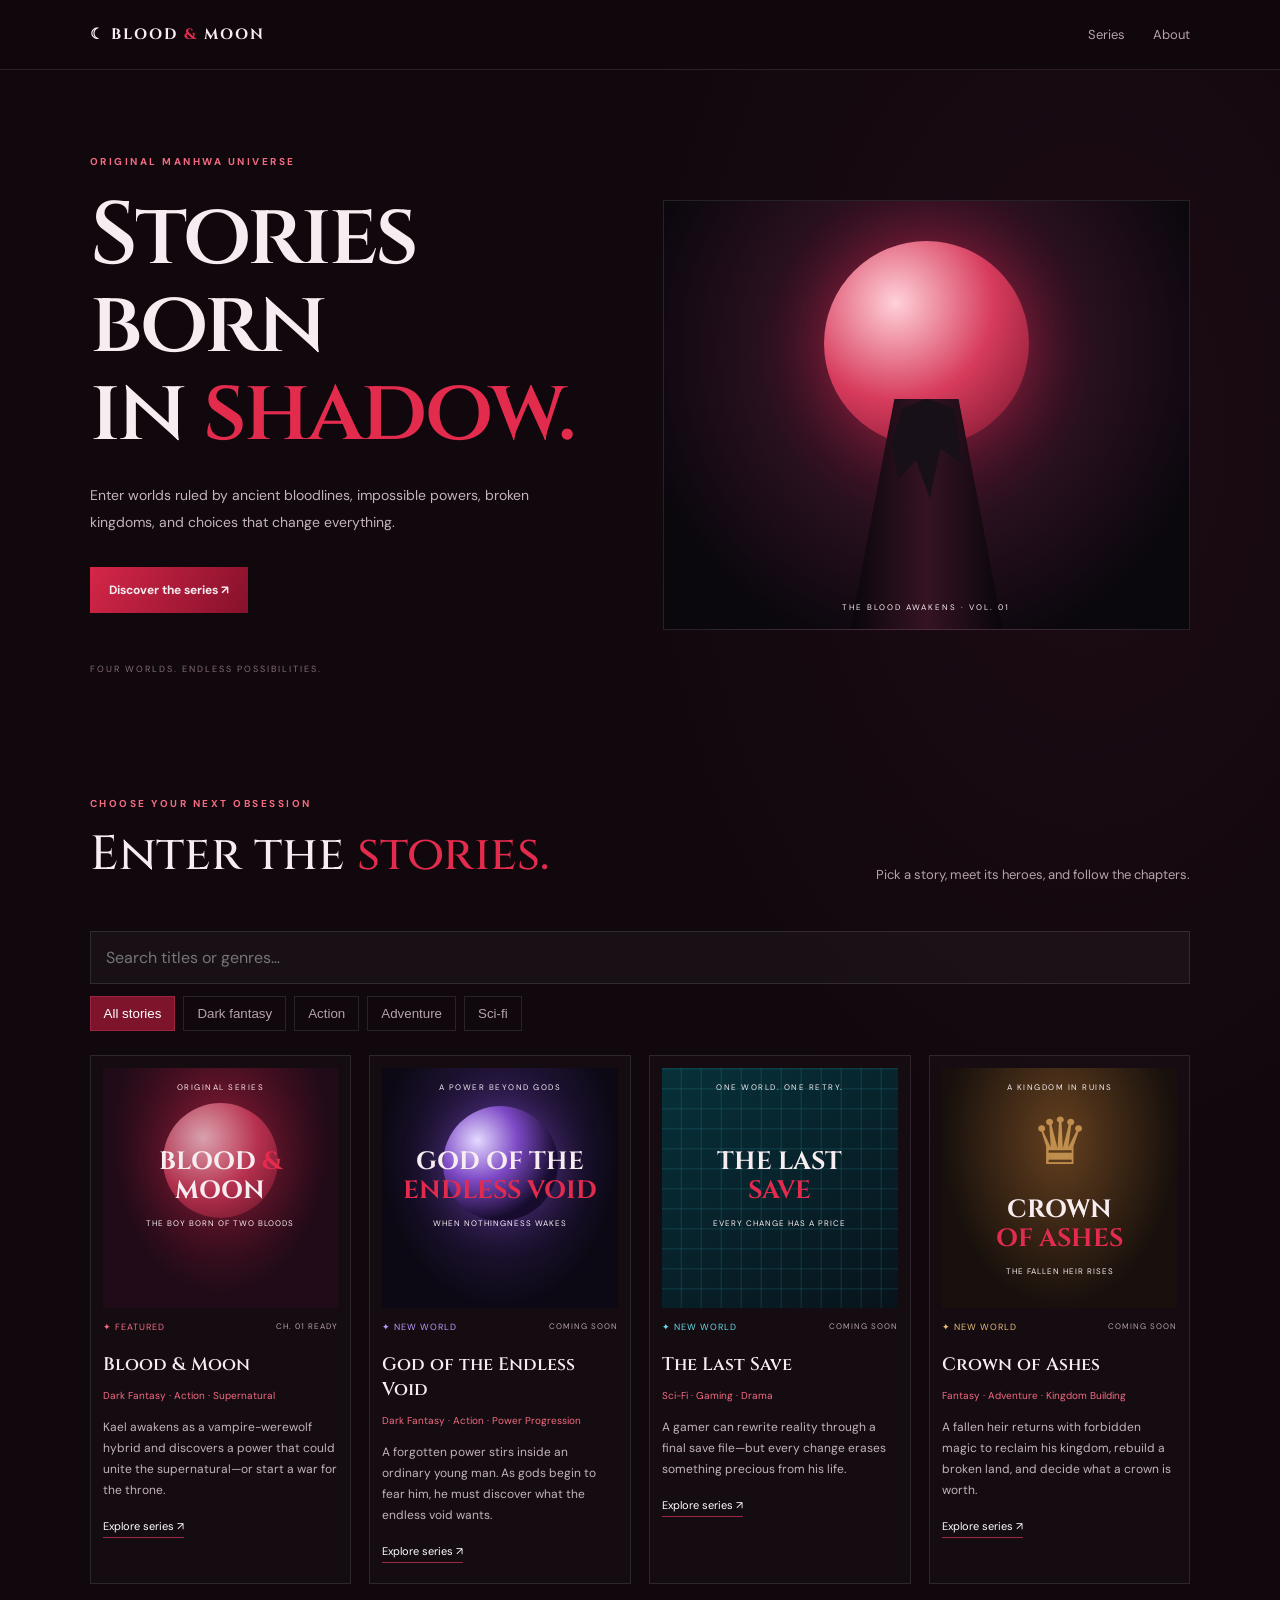
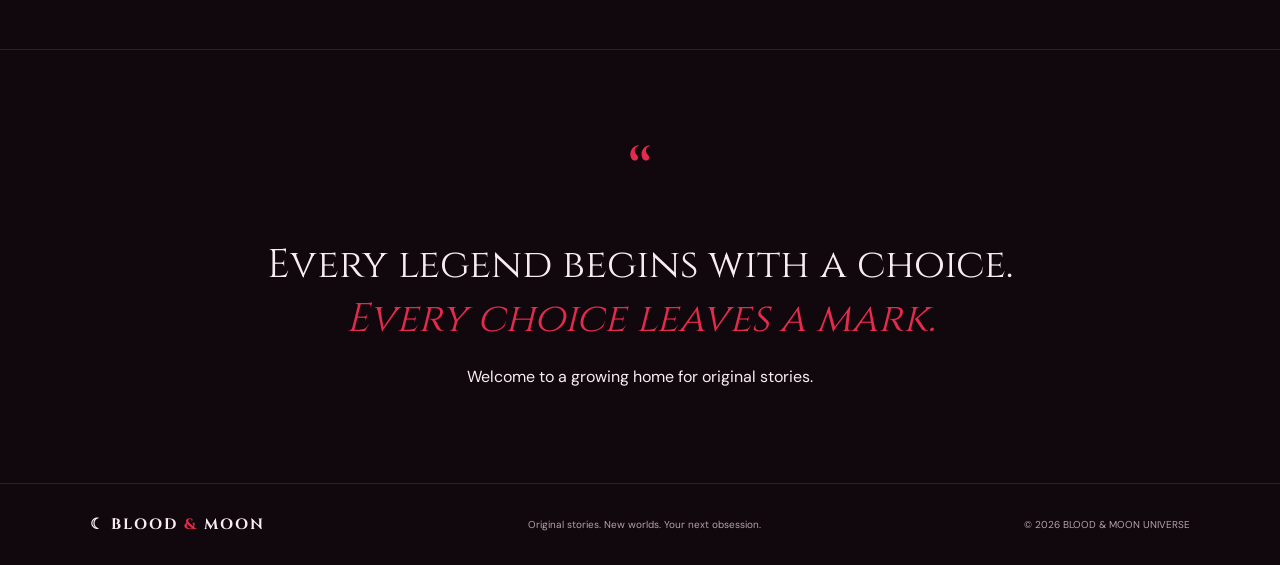
<file: index.html>
<!doctype html>
<html lang="en"><head><meta charset="utf-8"><meta name="viewport" content="width=device-width,initial-scale=1"><meta name="description" content="Explore original manhwa stories in the Blood & Moon universe."><title>Blood & Moon — Manhwa Universe</title><link rel="stylesheet" href="styles.css"></head>
<body><header><a class="brand" href="index.html">☾ BLOOD <i>&</i> MOON</a><nav><a href="#series">Series</a><a href="#about">About</a></nav></header>
<main><section class="hero"><div><p class="eyebrow">ORIGINAL MANHWA UNIVERSE</p><h1>Stories born<br>in <em>shadow.</em></h1><p class="intro">Enter worlds ruled by ancient bloodlines, impossible powers, broken kingdoms, and choices that change everything.</p><a class="button" href="#series">Discover the series ↗</a><p class="tiny">FOUR WORLDS. ENDLESS POSSIBILITIES.</p></div><div class="heroart"><div class="moon"></div><div class="figure"></div><div class="artlabel">THE BLOOD AWAKENS · VOL. 01</div></div></section>
<section id="series" class="section"><div class="sectionhead"><div><p class="eyebrow">CHOOSE YOUR NEXT OBSESSION</p><h2>Enter the <em>stories.</em></h2></div><p class="muted">Pick a story, meet its heroes, and follow the chapters.</p></div><div class="tools"><input id="search" type="search" placeholder="Search titles or genres…" aria-label="Search series"><div class="filters"><button class="active" data-filter="all">All stories</button><button data-filter="dark fantasy">Dark fantasy</button><button data-filter="action">Action</button><button data-filter="adventure">Adventure</button><button data-filter="sci-fi">Sci-fi</button></div></div>
<div class="grid" id="grid">
<article class="card" data-title="Blood & Moon" data-genres="dark fantasy action supernatural"><a class="cover blood" href="series/blood-and-moon.html"><small>ORIGINAL SERIES</small><div class="redmoon"></div><b>BLOOD <i>&</i><br>MOON</b><span>THE BOY BORN OF TWO BLOODS</span></a><div class="meta">✦ FEATURED <small>CH. 01 READY</small></div><h3><a href="series/blood-and-moon.html">Blood & Moon</a></h3><p class="genre">Dark Fantasy · Action · Supernatural</p><p>Kael awakens as a vampire-werewolf hybrid and discovers a power that could unite the supernatural—or start a war for the throne.</p><a class="read" href="series/blood-and-moon.html">Explore series ↗</a></article>
<article class="card" data-title="God of the Endless Void" data-genres="dark fantasy action power progression"><a class="cover void" href="series/endless-void.html"><small>A POWER BEYOND GODS</small><div class="orb"></div><b>GOD OF THE<br><i>ENDLESS VOID</i></b><span>WHEN NOTHINGNESS WAKES</span></a><div class="meta violet">✦ NEW WORLD <small>COMING SOON</small></div><h3><a href="series/endless-void.html">God of the Endless Void</a></h3><p class="genre">Dark Fantasy · Action · Power Progression</p><p>A forgotten power stirs inside an ordinary young man. As gods begin to fear him, he must discover what the endless void wants.</p><a class="read" href="series/endless-void.html">Explore series ↗</a></article>
<article class="card" data-title="The Last Save" data-genres="sci-fi gaming drama"><a class="cover save" href="series/last-save.html"><small>ONE WORLD. ONE RETRY.</small><div class="gridlines"></div><b>THE LAST<br><i>SAVE</i></b><span>EVERY CHANGE HAS A PRICE</span></a><div class="meta cyan">✦ NEW WORLD <small>COMING SOON</small></div><h3><a href="series/last-save.html">The Last Save</a></h3><p class="genre">Sci-Fi · Gaming · Drama</p><p>A gamer can rewrite reality through a final save file—but every change erases something precious from his life.</p><a class="read" href="series/last-save.html">Explore series ↗</a></article>
<article class="card" data-title="Crown of Ashes" data-genres="fantasy adventure kingdom building"><a class="cover ashes" href="series/crown-of-ashes.html"><small>A KINGDOM IN RUINS</small><div class="crown">♛</div><b>CROWN<br><i>OF ASHES</i></b><span>THE FALLEN HEIR RISES</span></a><div class="meta gold">✦ NEW WORLD <small>COMING SOON</small></div><h3><a href="series/crown-of-ashes.html">Crown of Ashes</a></h3><p class="genre">Fantasy · Adventure · Kingdom Building</p><p>A fallen heir returns with forbidden magic to reclaim his kingdom, rebuild a broken land, and decide what a crown is worth.</p><a class="read" href="series/crown-of-ashes.html">Explore series ↗</a></article></div><p id="empty" class="muted" hidden>No stories match. Try another search.</p></section>
<section id="about" class="quote"><span>“</span><blockquote>Every legend begins with a choice.<br><em>Every choice leaves a mark.</em></blockquote><p>Welcome to a growing home for original stories.</p></section></main><footer><a class="brand" href="index.html">☾ BLOOD <i>&</i> MOON</a><p>Original stories. New worlds. Your next obsession.</p><small>© <span id="year"></span> BLOOD & MOON UNIVERSE</small></footer><script src="script.js"></script></body></html>
</file>
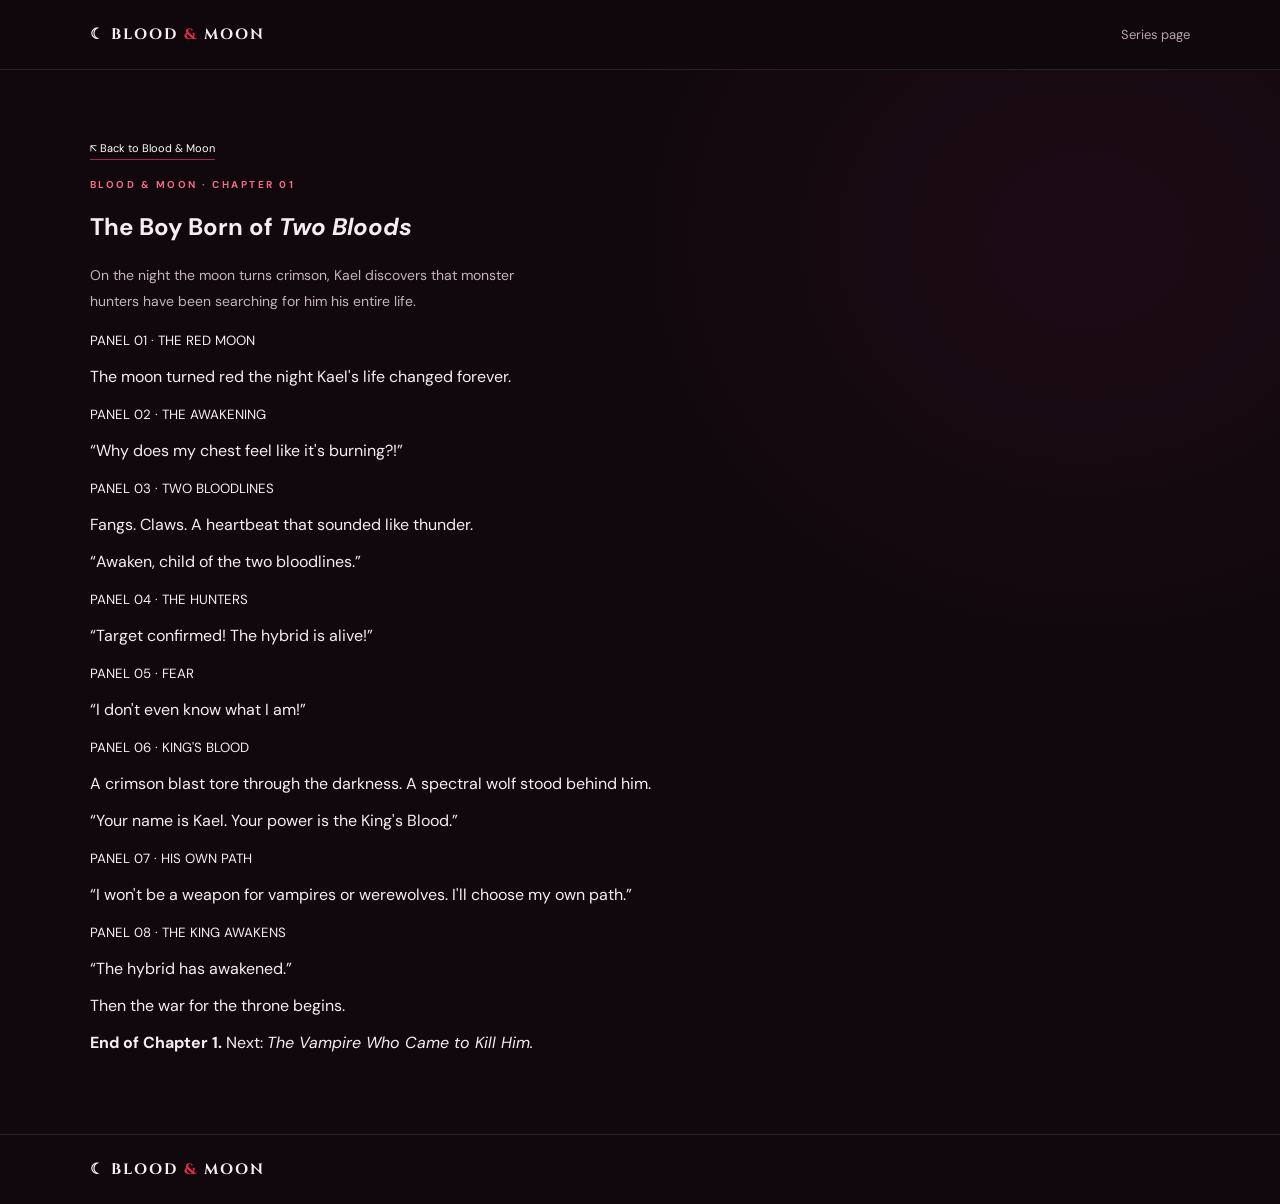
<file: reader/blood-moon-chapter-1.html>
<!doctype html><html lang="en"><head><meta charset="utf-8"><meta name="viewport" content="width=device-width,initial-scale=1"><title>Chapter 1 — Blood & Moon</title><link rel="stylesheet" href="../styles.css"></head><body><header><a class="brand" href="../index.html">☾ BLOOD <i>&</i> MOON</a><nav><a href="../series/blood-and-moon.html">Series page</a></nav></header><main class="section"><a class="read" href="../series/blood-and-moon.html">↖ Back to Blood & Moon</a><article class="reader"><p class="eyebrow">BLOOD & MOON · CHAPTER 01</p><h1>The Boy Born of <em>Two Bloods</em></h1><p class="intro">On the night the moon turns crimson, Kael discovers that monster hunters have been searching for him his entire life.</p><div class="panel"><small>PANEL 01 · THE RED MOON</small><p>The moon turned red the night Kael's life changed forever.</p></div><div class="panel"><small>PANEL 02 · THE AWAKENING</small><p>“Why does my chest feel like it's burning?!”</p></div><div class="panel"><small>PANEL 03 · TWO BLOODLINES</small><p>Fangs. Claws. A heartbeat that sounded like thunder.</p><p>“Awaken, child of the two bloodlines.”</p></div><div class="panel"><small>PANEL 04 · THE HUNTERS</small><p>“Target confirmed! The hybrid is alive!”</p></div><div class="panel"><small>PANEL 05 · FEAR</small><p>“I don't even know what I am!”</p></div><div class="panel"><small>PANEL 06 · KING'S BLOOD</small><p>A crimson blast tore through the darkness. A spectral wolf stood behind him.</p><p>“Your name is Kael. Your power is the King's Blood.”</p></div><div class="panel"><small>PANEL 07 · HIS OWN PATH</small><p>“I won't be a weapon for vampires or werewolves. I'll choose my own path.”</p></div><div class="panel"><small>PANEL 08 · THE KING AWAKENS</small><p>“The hybrid has awakened.”</p><p>Then the war for the throne begins.</p></div><p><strong>End of Chapter 1.</strong> Next: <em>The Vampire Who Came to Kill Him.</em></p></article></main><footer><a class="brand" href="../index.html">☾ BLOOD <i>&</i> MOON</a></footer></body></html>
</file>
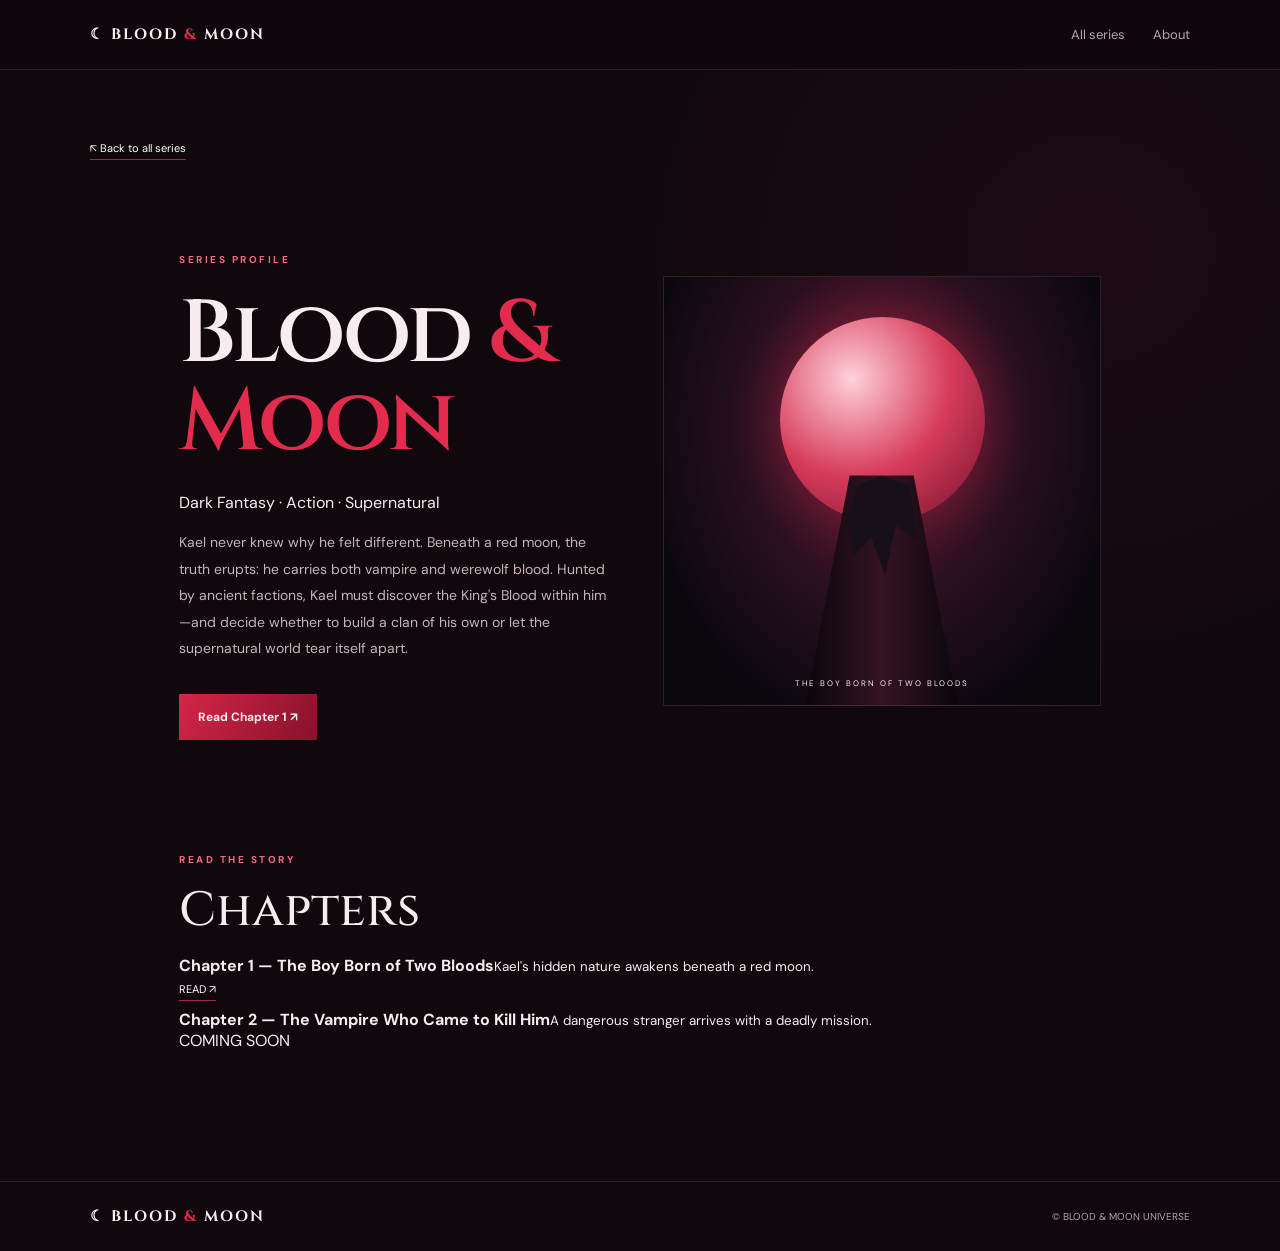
<file: series/blood-and-moon.html>
<!doctype html><html lang="en"><head><meta charset="utf-8"><meta name="viewport" content="width=device-width,initial-scale=1"><title>Blood & Moon — Blood & Moon Universe</title><link rel="stylesheet" href="../styles.css"></head><body><header><a class="brand" href="../index.html">☾ BLOOD <i>&</i> MOON</a><nav><a href="../index.html#series">All series</a><a href="../index.html#about">About</a></nav></header><main class="section"><a class="read" href="../index.html#series">↖ Back to all series</a><section class="hero"><div><p class="eyebrow">SERIES PROFILE</p><h1>Blood <em>& Moon</em></h1><p class="genre">Dark Fantasy · Action · Supernatural</p><p class="intro">Kael never knew why he felt different. Beneath a red moon, the truth erupts: he carries both vampire and werewolf blood. Hunted by ancient factions, Kael must discover the King's Blood within him—and decide whether to build a clan of his own or let the supernatural world tear itself apart.</p><a class="button" href="../reader/blood-moon-chapter-1.html">Read Chapter 1 ↗</a></div><div class="heroart"><div class="moon"></div><div class="figure"></div><div class="artlabel">THE BOY BORN OF TWO BLOODS</div></div></section><section class="section"><p class="eyebrow">READ THE STORY</p><h2>Chapters</h2><div class="chapter"><div><strong>Chapter 1 — The Boy Born of Two Bloods</strong><small>Kael's hidden nature awakens beneath a red moon.</small></div><a class="read" href="../reader/blood-moon-chapter-1.html">READ ↗</a></div><div class="chapter"><div><strong>Chapter 2 — The Vampire Who Came to Kill Him</strong><small>A dangerous stranger arrives with a deadly mission.</small></div><span>COMING SOON</span></div></section></main><footer><a class="brand" href="../index.html">☾ BLOOD <i>&</i> MOON</a><small>© BLOOD & MOON UNIVERSE</small></footer></body></html>
</file>
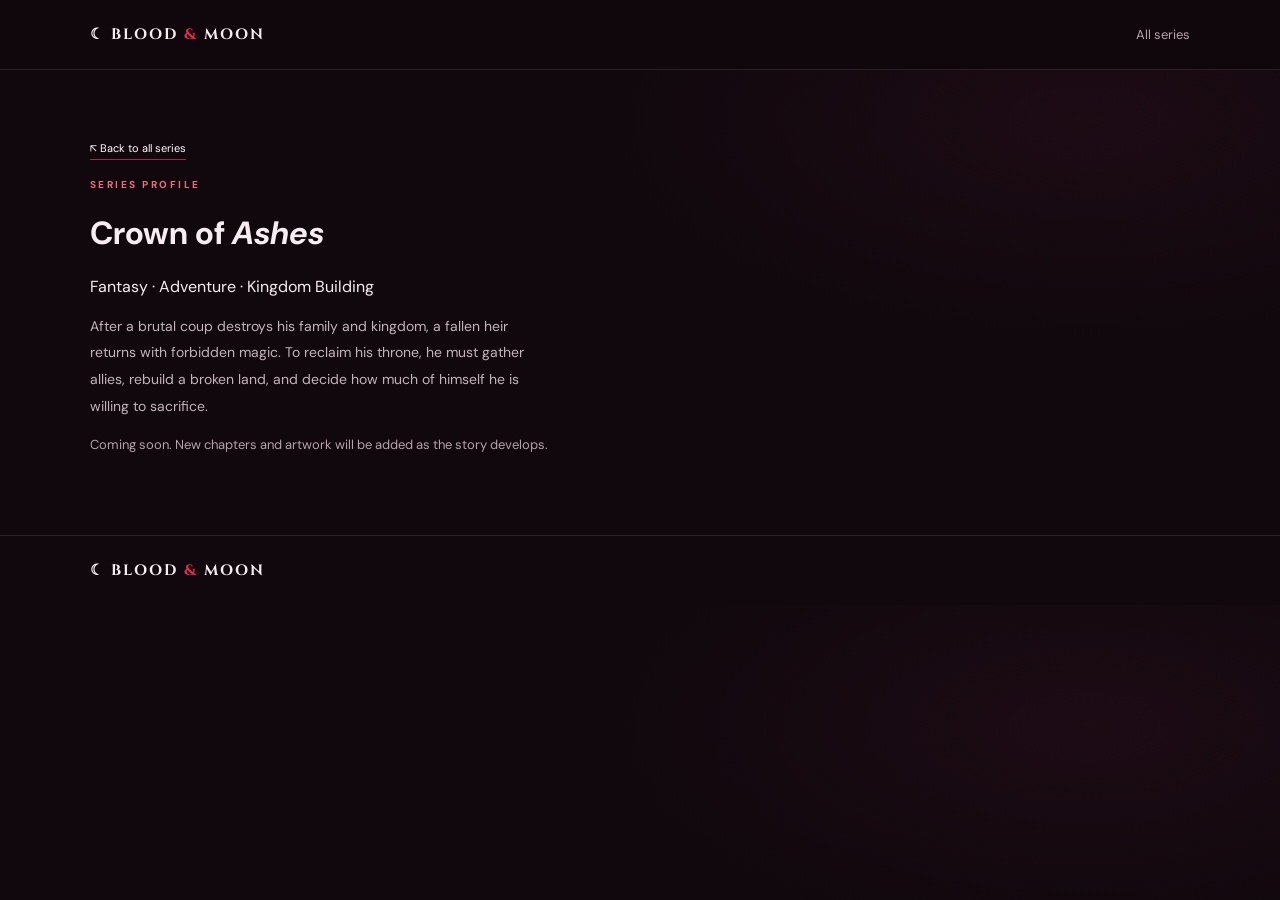
<file: series/crown-of-ashes.html>
<!doctype html><html lang="en"><head><meta charset="utf-8"><meta name="viewport" content="width=device-width,initial-scale=1"><title>Crown of Ashes</title><link rel="stylesheet" href="../styles.css"></head><body><header><a class="brand" href="../index.html">☾ BLOOD <i>&</i> MOON</a><nav><a href="../index.html#series">All series</a></nav></header><main class="section"><a class="read" href="../index.html#series">↖ Back to all series</a><p class="eyebrow">SERIES PROFILE</p><h1>Crown of <em>Ashes</em></h1><p class="genre">Fantasy · Adventure · Kingdom Building</p><p class="intro">After a brutal coup destroys his family and kingdom, a fallen heir returns with forbidden magic. To reclaim his throne, he must gather allies, rebuild a broken land, and decide how much of himself he is willing to sacrifice.</p><p class="muted">Coming soon. New chapters and artwork will be added as the story develops.</p></main><footer><a class="brand" href="../index.html">☾ BLOOD <i>&</i> MOON</a></footer></body></html>
</file>
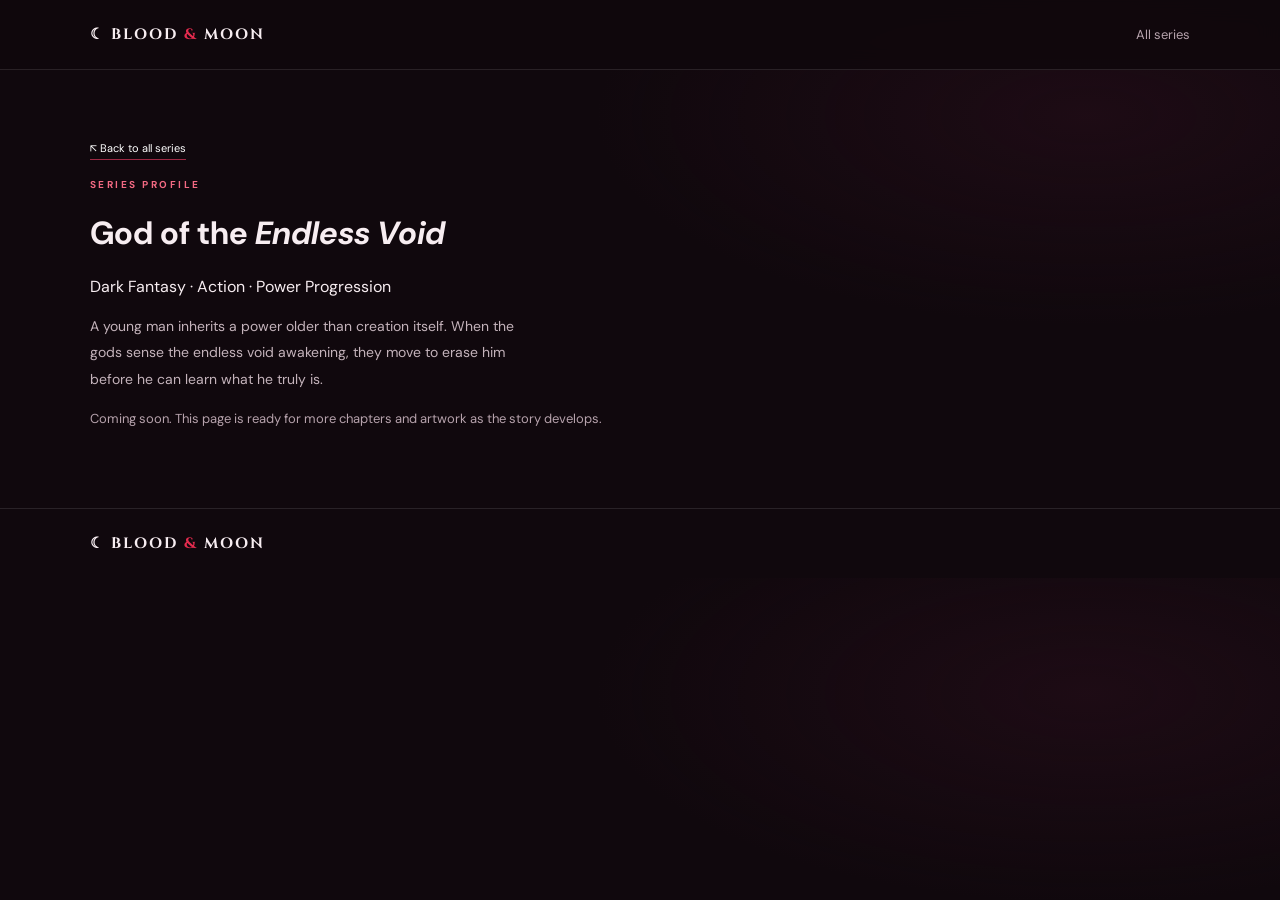
<file: series/endless-void.html>
<!doctype html><html lang="en"><head><meta charset="utf-8"><meta name="viewport" content="width=device-width,initial-scale=1"><title>God of the Endless Void</title><link rel="stylesheet" href="../styles.css"></head><body><header><a class="brand" href="../index.html">☾ BLOOD <i>&</i> MOON</a><nav><a href="../index.html#series">All series</a></nav></header><main class="section"><a class="read" href="../index.html#series">↖ Back to all series</a><p class="eyebrow">SERIES PROFILE</p><h1>God of the <em>Endless Void</em></h1><p class="genre">Dark Fantasy · Action · Power Progression</p><p class="intro">A young man inherits a power older than creation itself. When the gods sense the endless void awakening, they move to erase him before he can learn what he truly is.</p><p class="muted">Coming soon. This page is ready for more chapters and artwork as the story develops.</p></main><footer><a class="brand" href="../index.html">☾ BLOOD <i>&</i> MOON</a></footer></body></html>
</file>
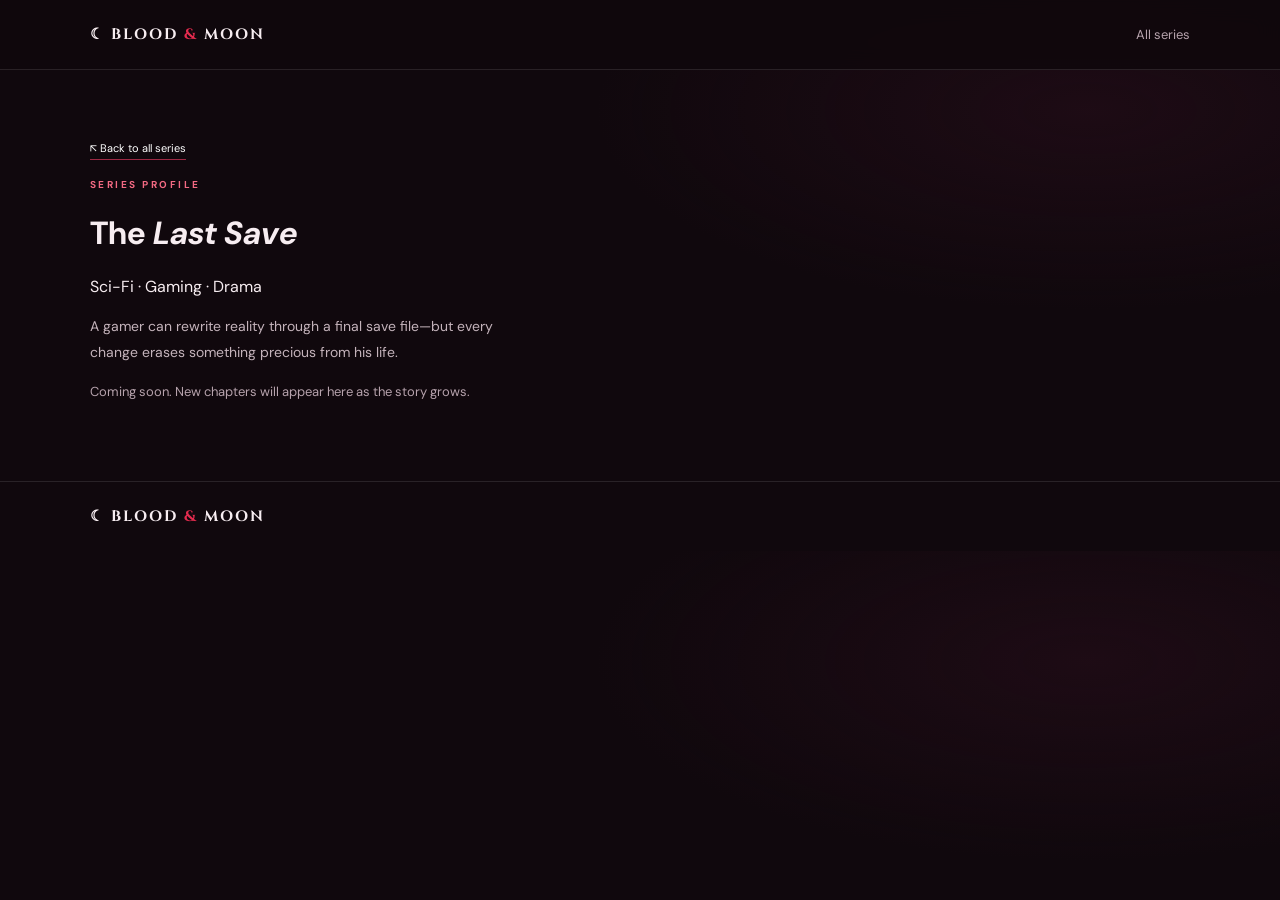
<file: series/last-save.html>
<!doctype html><html lang="en"><head><meta charset="utf-8"><meta name="viewport" content="width=device-width,initial-scale=1"><title>The Last Save</title><link rel="stylesheet" href="../styles.css"></head><body><header><a class="brand" href="../index.html">☾ BLOOD <i>&</i> MOON</a><nav><a href="../index.html#series">All series</a></nav></header><main class="section"><a class="read" href="../index.html#series">↖ Back to all series</a><p class="eyebrow">SERIES PROFILE</p><h1>The <em>Last Save</em></h1><p class="genre">Sci-Fi · Gaming · Drama</p><p class="intro">A gamer can rewrite reality through a final save file—but every change erases something precious from his life.</p><p class="muted">Coming soon. New chapters will appear here as the story grows.</p></main><footer><a class="brand" href="../index.html">☾ BLOOD <i>&</i> MOON</a></footer></body></html>
</file>
<file: styles.css>
@import url('https://fonts.googleapis.com/css2?family=Cinzel:wght@400;500;600;700;800&family=DM+Sans:wght@400;500;600;700&display=swap');
:root{--bg:#10080d;--text:#f7edf1;--muted:#b6a2ac;--red:#e32b4e;--line:#ffffff1b}*{box-sizing:border-box}html{scroll-behavior:smooth}body{margin:0;background:radial-gradient(ellipse at 85% 20%,#31102066,transparent 32%),var(--bg);color:var(--text);font-family:'DM Sans',sans-serif}a{color:inherit;text-decoration:none}header,footer{display:flex;align-items:center;justify-content:space-between;padding:24px 7vw;border-bottom:1px solid var(--line);gap:20px}header{position:sticky;top:0;background:#10080de8;backdrop-filter:blur(12px);z-index:5}.brand{font:700 15px Cinzel,serif;letter-spacing:2px}.brand i,b i{font-style:normal;color:var(--red)}nav{display:flex;gap:28px;color:var(--muted);font-size:13px}.toplink{border:1px solid #a92242;padding:12px 15px}.hero{padding:75px 7vw 38px;display:grid;grid-template-columns:1fr 1fr;gap:45px;align-items:center;min-height:570px}.eyebrow{font-size:10px;letter-spacing:2.5px;color:#f36a83;font-weight:700}.hero h1{font:600 clamp(52px,7vw,88px)/1 Cinzel,serif;letter-spacing:-3px;margin:25px 0}.hero h1 em,.section h2 em{color:var(--red);font-style:normal}.intro{max-width:440px;color:#c4b3bb;line-height:1.9;font-size:14px}.button{display:inline-block;background:linear-gradient(120deg,#d52648,#86112b);padding:15px 19px;margin-top:18px;font-size:12px;font-weight:700}.tiny{margin-top:50px;font-size:9px;letter-spacing:2px;color:#866d79}.heroart{height:430px;position:relative;overflow:hidden;border:1px solid var(--line);background:radial-gradient(ellipse at 50% 35%,#7e1b39,#28101f 45%,#0a070d 80%)}.moon,.redmoon{border-radius:50%;background:radial-gradient(circle at 35% 30%,#ffd1d9,#d73b5c 50%,#6d1129);box-shadow:0 0 55px #e62e5555}.moon{position:absolute;width:205px;height:205px;top:40px;left:calc(50% - 102px)}.figure{position:absolute;bottom:-20px;left:calc(50% - 80px);width:160px;height:250px;background:linear-gradient(90deg,#07060a,#351322,#08060b);clip-path:polygon(30% 0,70% 0,100% 100%,0 100%)}.figure:before{content:"";position:absolute;top:0;left:45px;width:70px;height:100px;background:#171018;clip-path:polygon(15% 10%,50% 0,90% 10%,100% 65%,70% 50%,55% 100%,35% 62%,10% 80%,0 45%)}.artlabel{position:absolute;bottom:17px;left:15px;right:15px;text-align:center;font-size:8px;letter-spacing:2px}.section{padding:65px 7vw}.sectionhead{display:flex;justify-content:space-between;gap:30px;align-items:end}.section h2{font:500 clamp(30px,4vw,48px) Cinzel,serif;margin:12px 0}.muted{color:var(--muted);font-size:13px;line-height:1.8}.tools{margin:32px 0 24px}.tools input{width:100%;padding:15px;background:#ffffff08;border:1px solid var(--line);color:white;font:inherit;outline:none}.filters{display:flex;gap:8px;flex-wrap:wrap;margin-top:12px}.filters button{background:transparent;border:1px solid var(--line);color:var(--muted);padding:9px 13px;cursor:pointer}.filters button.active,.filters button:hover{background:#7e142c;border-color:#9c2542;color:white}.grid{display:grid;grid-template-columns:repeat(4,minmax(0,1fr));gap:18px}.card{min-width:0;border:1px solid var(--line);padding:12px;background:#ffffff04}.cover{height:240px;position:relative;display:flex;flex-direction:column;justify-content:center;align-items:center;overflow:hidden;text-align:center;gap:12px}.cover small{position:absolute;top:14px;font-size:8px;letter-spacing:1.5px}.cover b{font:700 25px/1.15 Cinzel,serif;z-index:1}.cover span{font-size:8px;letter-spacing:1px;z-index:1}.blood{background:radial-gradient(ellipse at 50% 30%,#71162d,#210b18 65%)}.redmoon{width:115px;height:115px;position:absolute;top:35px;opacity:.75}.void{background:radial-gradient(ellipse at 50% 35%,#37205b,#0c0915 70%)}.orb{position:absolute;width:115px;height:115px;border-radius:50%;top:38px;background:radial-gradient(circle at 30% 30%,#e4d9ff,#7d49c5 35%,#170c2e 70%);box-shadow:0 0 40px #8453d966}.save{background:linear-gradient(145deg,#07313a,#08131b)}.gridlines{position:absolute;inset:0;background:repeating-linear-gradient(0deg,transparent 0 18px,#3ad5e51a 19px 20px),repeating-linear-gradient(90deg,transparent 0 18px,#3ad5e51a 19px 20px)}.ashes{background:radial-gradient(ellipse at 50% 30%,#65401f,#17100c 70%)}.crown{font-size:65px;color:#d9a45b;opacity:.8}.meta{font-size:9px;letter-spacing:1px;color:#f36a83;padding:13px 0}.meta small{float:right;color:var(--muted);font-size:8px}.violet{color:#ba9aff}.cyan{color:#65dbe8}.gold{color:#e7bd79}.card h3{font:600 18px Cinzel,serif;margin:6px 0 10px}.card p{font-size:12px;line-height:1.75;color:#c4b3bb}.card .genre{font-size:10px;color:#f36a83}.read{font-size:11px;color:white;border-bottom:1px solid #9d2944;padding-bottom:4px;display:inline-block;margin:6px 0 8px}.quote{text-align:center;padding:80px 20px;border-top:1px solid var(--line)}.quote>span{font:80px Cinzel;color:var(--red)}blockquote{font:clamp(24px,4vw,40px) Cinzel,serif;margin:0 0 20px}.quote em{color:var(--red)}footer{border-top:1px solid var(--line);border-bottom:0;flex-wrap:wrap}footer p,footer small{font-size:10px;color:var(--muted)}@media(max-width:900px){.grid{grid-template-columns:repeat(2,minmax(0,1fr))}.hero{gap:25px}.heroart{height:350px}}@media(max-width:600px){header,footer{padding:18px 5vw}.hero{padding:45px 5vw 25px;grid-template-columns:1fr}.heroart{height:300px}.section{padding:45px 5vw}.sectionhead{display:block}.grid{grid-template-columns:1fr 1fr;gap:10px}.cover{height:190px}.cover b{font-size:19px}.card{padding:8px}.card h3{font-size:15px}nav{gap:14px}}
</file>
